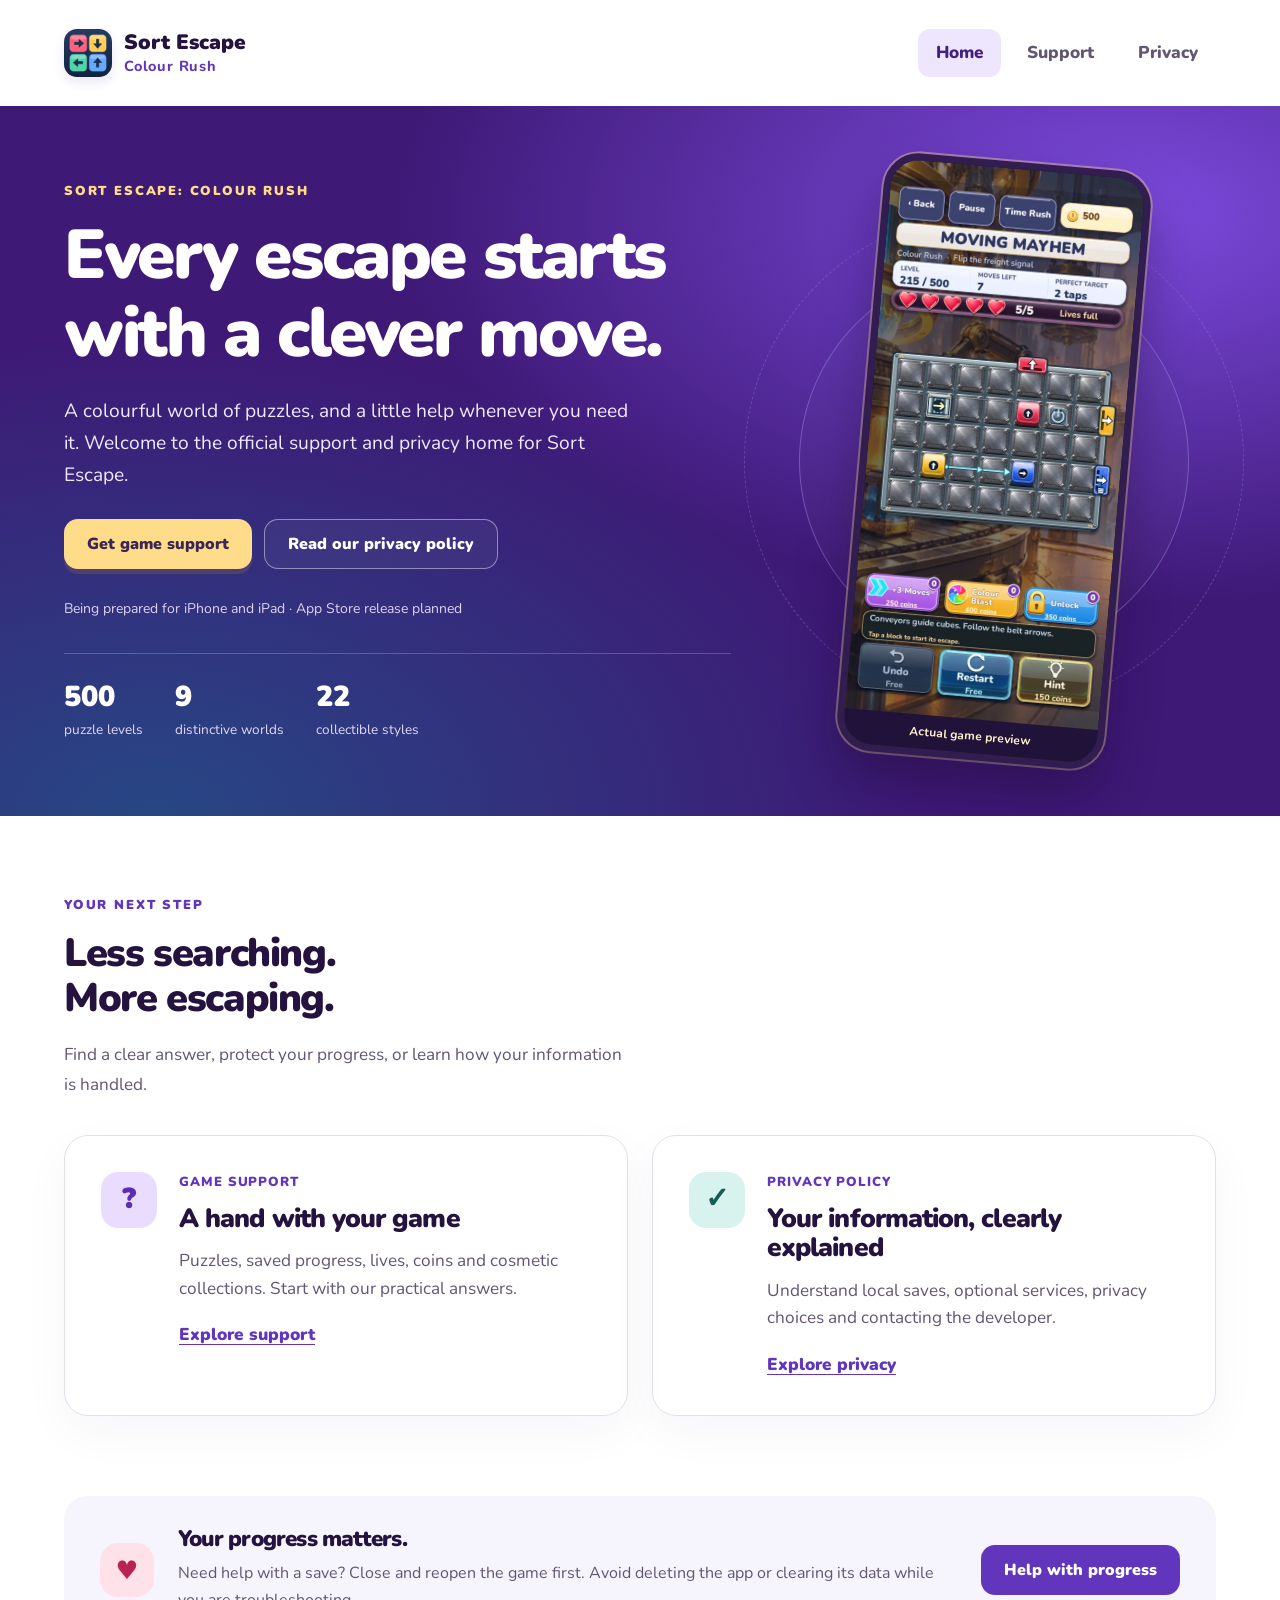
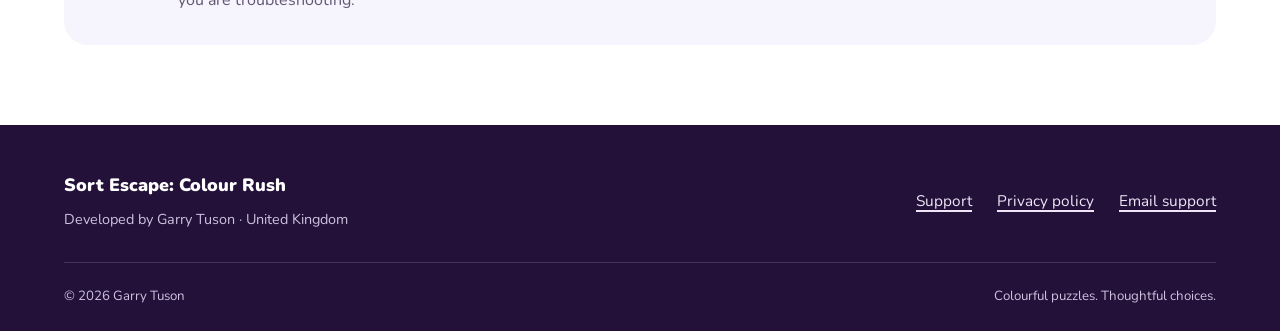
<file: index.html>
<!doctype html>
<html lang="en-GB"><head><meta charset="utf-8"><meta name="viewport" content="width=device-width,initial-scale=1"><meta name="description" content="Official support and privacy information for Sort Escape: Colour Rush, the colourful iOS puzzle game by Garry Tuson."><meta name="theme-color" content="#5a2eae"><meta name="referrer" content="strict-origin-when-cross-origin"><meta http-equiv="Content-Security-Policy" content="default-src 'self'; img-src 'self'; font-src 'self'; style-src 'self'; script-src 'none'; connect-src 'none'; object-src 'none'; base-uri 'self'; form-action 'none'"><title>Home | Sort Escape: Colour Rush</title><link rel="canonical" href="https://tuson888-cell.github.io/sort-escape-support/"><link rel="icon" href="assets/game-icon.png"><link rel="stylesheet" href="assets/site.css"></head><body><a class="skip-link" href="#main">Skip to content</a><header class="site-header"><div class="wrap nav-row"><a class="brand" href="./" aria-label="Sort Escape: Colour Rush home"><img src="assets/game-icon.png" width="48" height="48" alt=""><span>Sort Escape<span class="brand-sub">Colour Rush</span></span></a><nav class="main-nav" aria-label="Main navigation"><a href="./" aria-current="page">Home</a><a href="support.html">Support</a><a href="privacy.html">Privacy</a></nav></div></header><main id="main"><section class="home-hero"><div class="wrap hero-grid"><div class="hero-copy"><p class="eyebrow light">Sort Escape: Colour Rush</p><h1>Every escape starts<br>with a clever move.</h1><p class="hero-lead">A colourful world of puzzles, and a little help whenever you need it. Welcome to the official support and privacy home for Sort Escape.</p><div class="actions"><a class="button button-gold" href="support.html">Get game support</a><a class="button button-ghost" href="privacy.html">Read our privacy policy</a></div><p class="release-note">Being prepared for iPhone and iPad · App Store release planned</p><div class="hero-facts" aria-label="Game features"><span><b>500</b>puzzle levels</span><span><b>9</b>distinctive worlds</span><span><b>22</b>collectible styles</span></div></div><div class="game-art"><div class="orbit orbit-one" aria-hidden="true"></div><div class="orbit orbit-two" aria-hidden="true"></div><figure class="phone-frame"><img src="assets/game-preview.webp" width="560" height="1217" alt="Sort Escape puzzle with colourful cubes, matching exits and five red life hearts"><figcaption>Actual game preview</figcaption></figure></div></div></section>
<section class="wrap section"><div class="section-title"><p class="eyebrow">Your next step</p><h2>Less searching.<br>More escaping.</h2><p>Find a clear answer, protect your progress, or learn how your information is handled.</p></div><div class="route-grid"><a class="route-card" href="support.html"><span class="tile-icon help-icon" aria-hidden="true">?</span><div><p class="card-label">Game support</p><h3>A hand with your game</h3><p>Puzzles, saved progress, lives, coins and cosmetic collections. Start with our practical answers.</p><span class="text-link">Explore support</span></div></a><a class="route-card" href="privacy.html"><span class="tile-icon privacy-icon" aria-hidden="true">✓</span><div><p class="card-label">Privacy policy</p><h3>Your information, clearly explained</h3><p>Understand local saves, optional services, privacy choices and contacting the developer.</p><span class="text-link">Explore privacy</span></div></a></div></section>
<section class="wrap before-you-play"><div class="small-icon" aria-hidden="true">♥</div><div><h2>Your progress matters.</h2><p>Need help with a save? Close and reopen the game first. Avoid deleting the app or clearing its data while you are troubleshooting.</p></div><a class="button button-purple" href="support.html#progress">Help with progress</a></section></main><footer class="site-footer"><div class="wrap footer-row"><div><a class="footer-brand" href="./">Sort Escape: Colour Rush</a><p>Developed by Garry Tuson · United Kingdom</p></div><nav aria-label="Footer"><a href="support.html">Support</a><a href="privacy.html">Privacy policy</a><a href="mailto:sortescape@gmail.com">Email support</a></nav></div><div class="wrap footer-bottom"><span>© 2026 Garry Tuson</span><span>Colourful puzzles. Thoughtful choices.</span></div></footer></body></html>
</file>
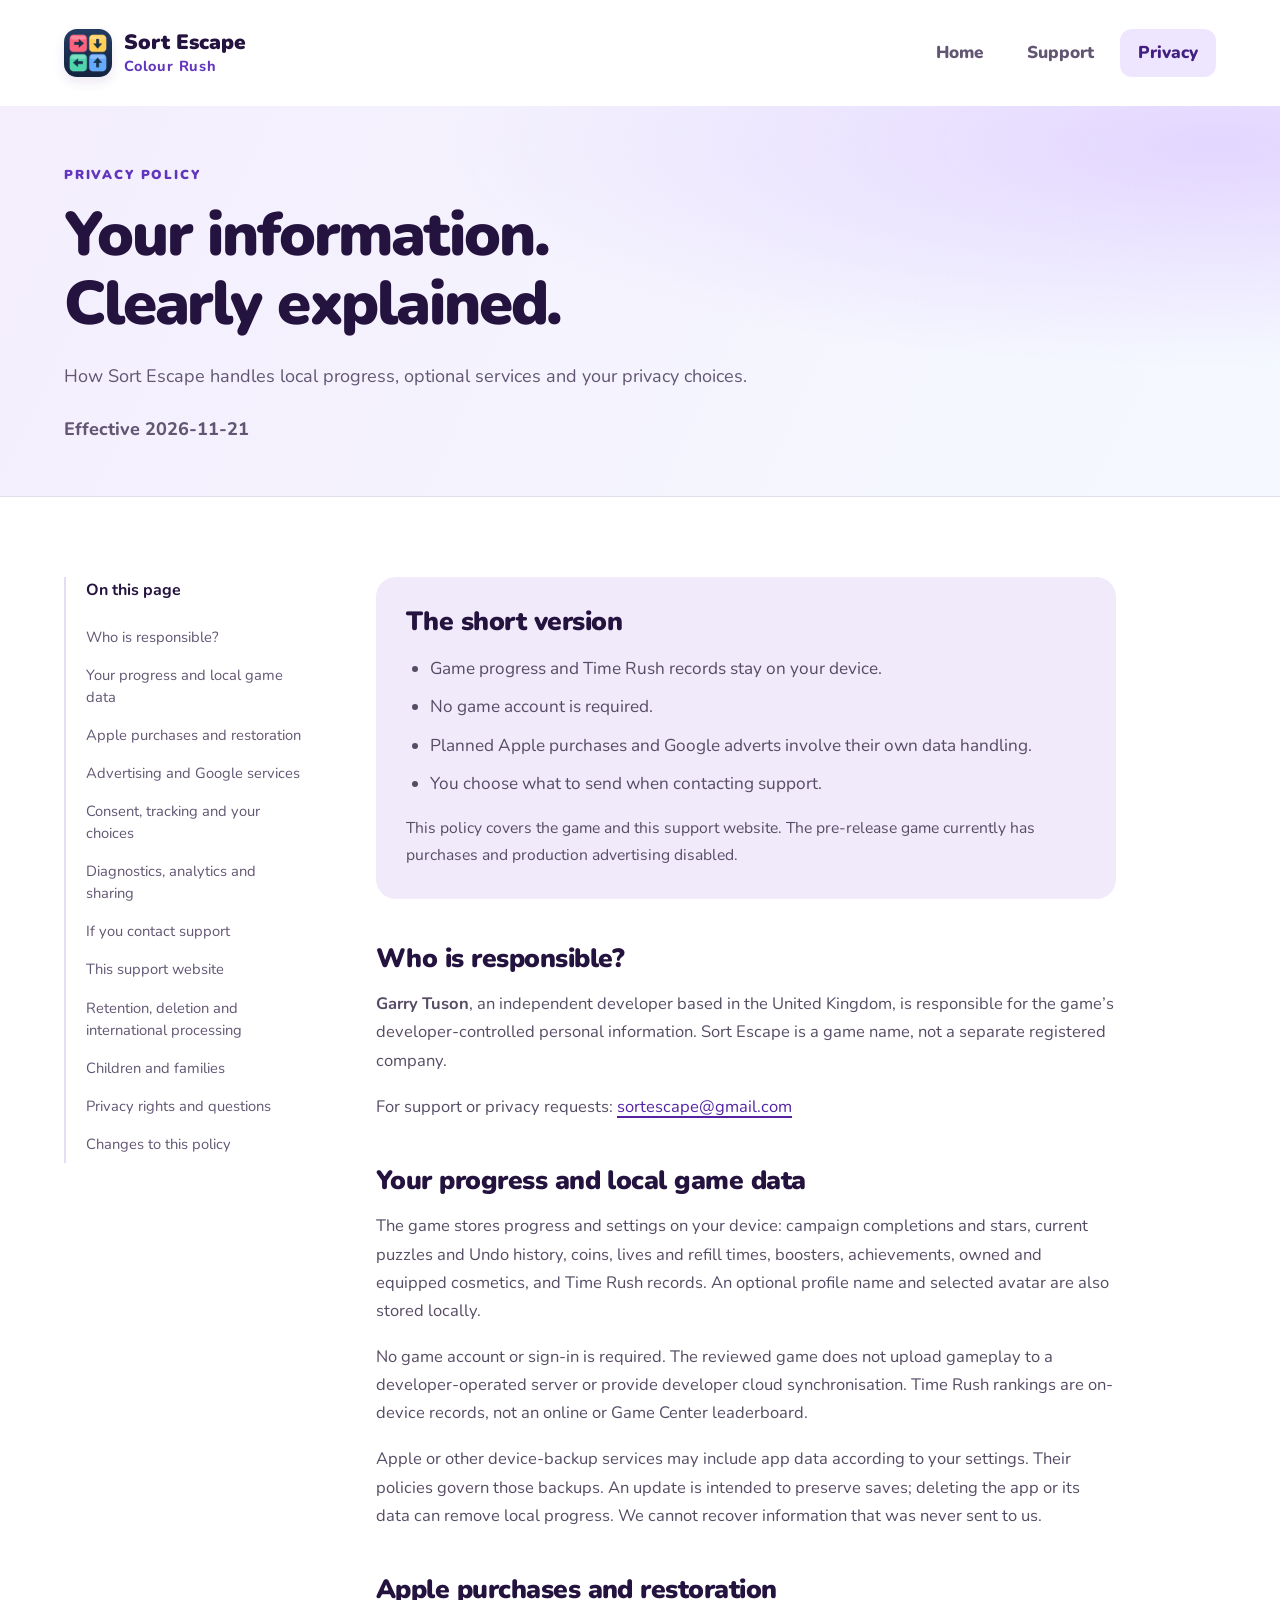
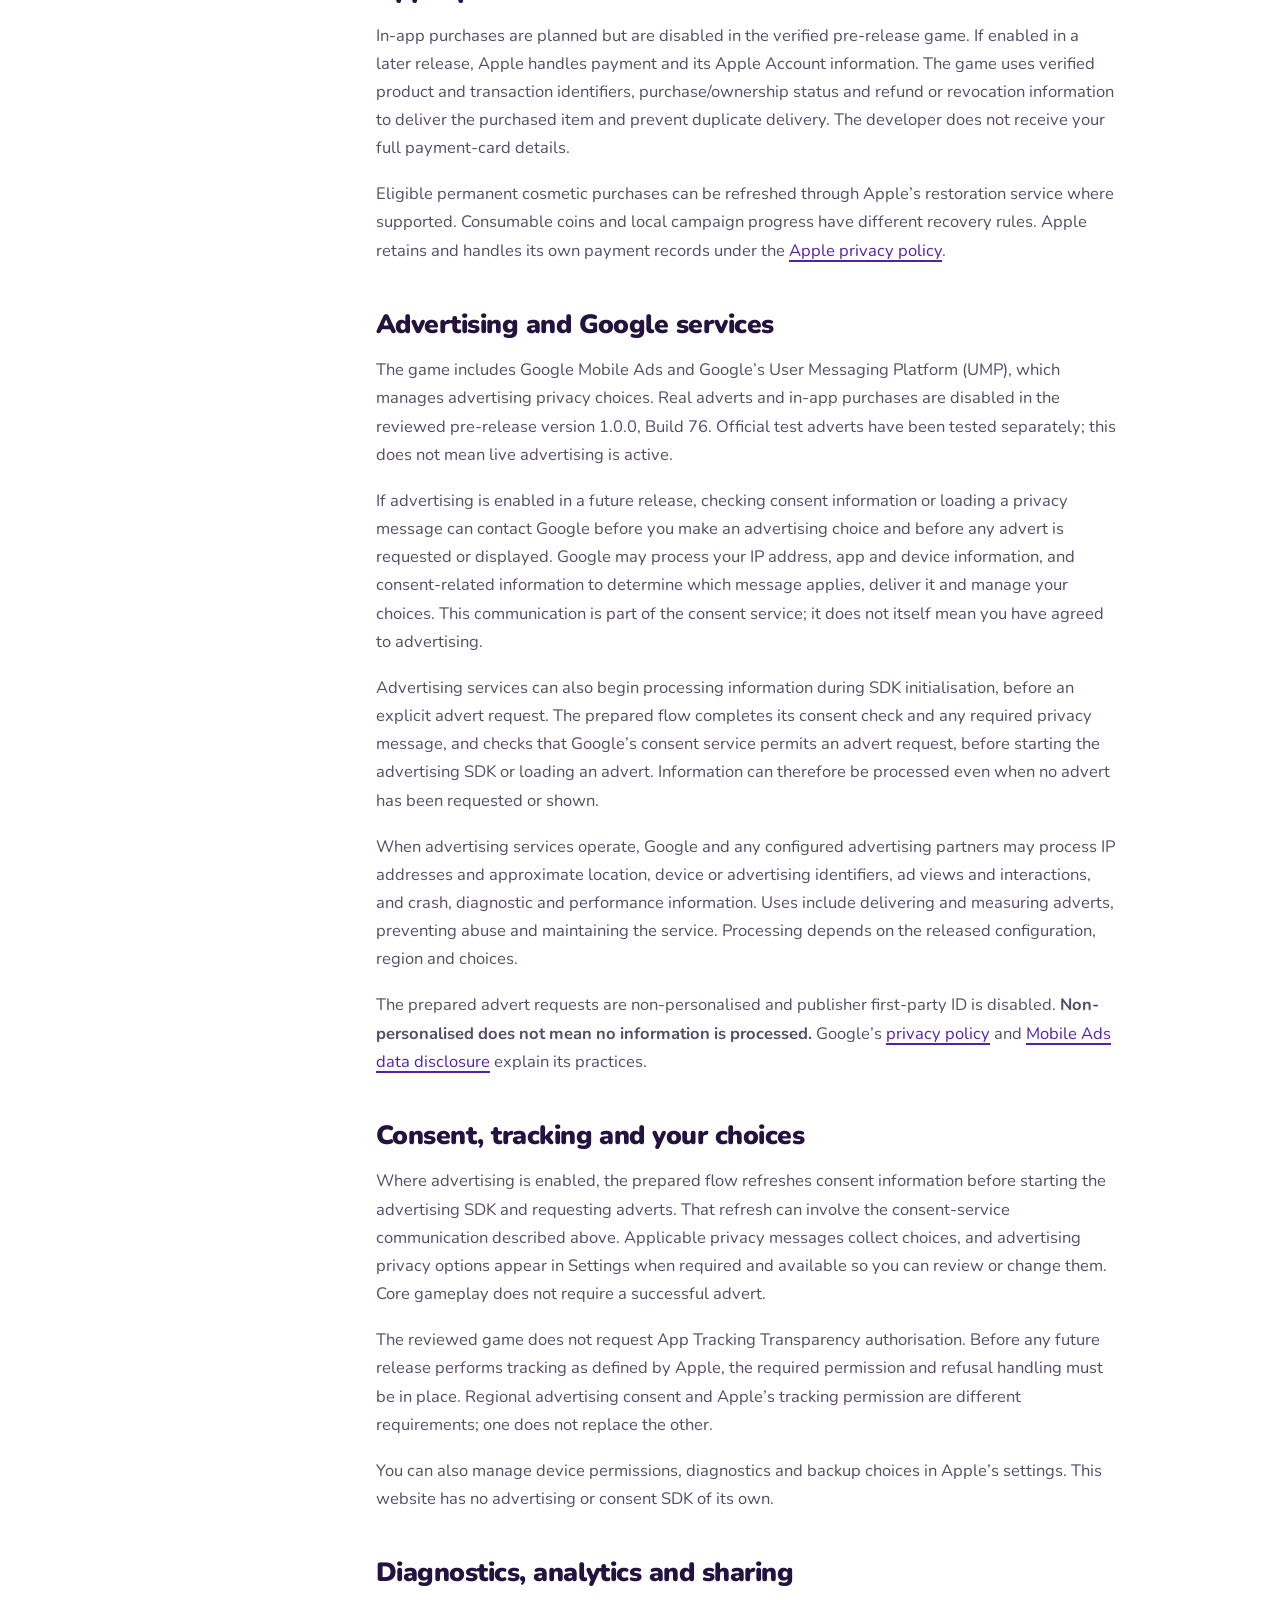
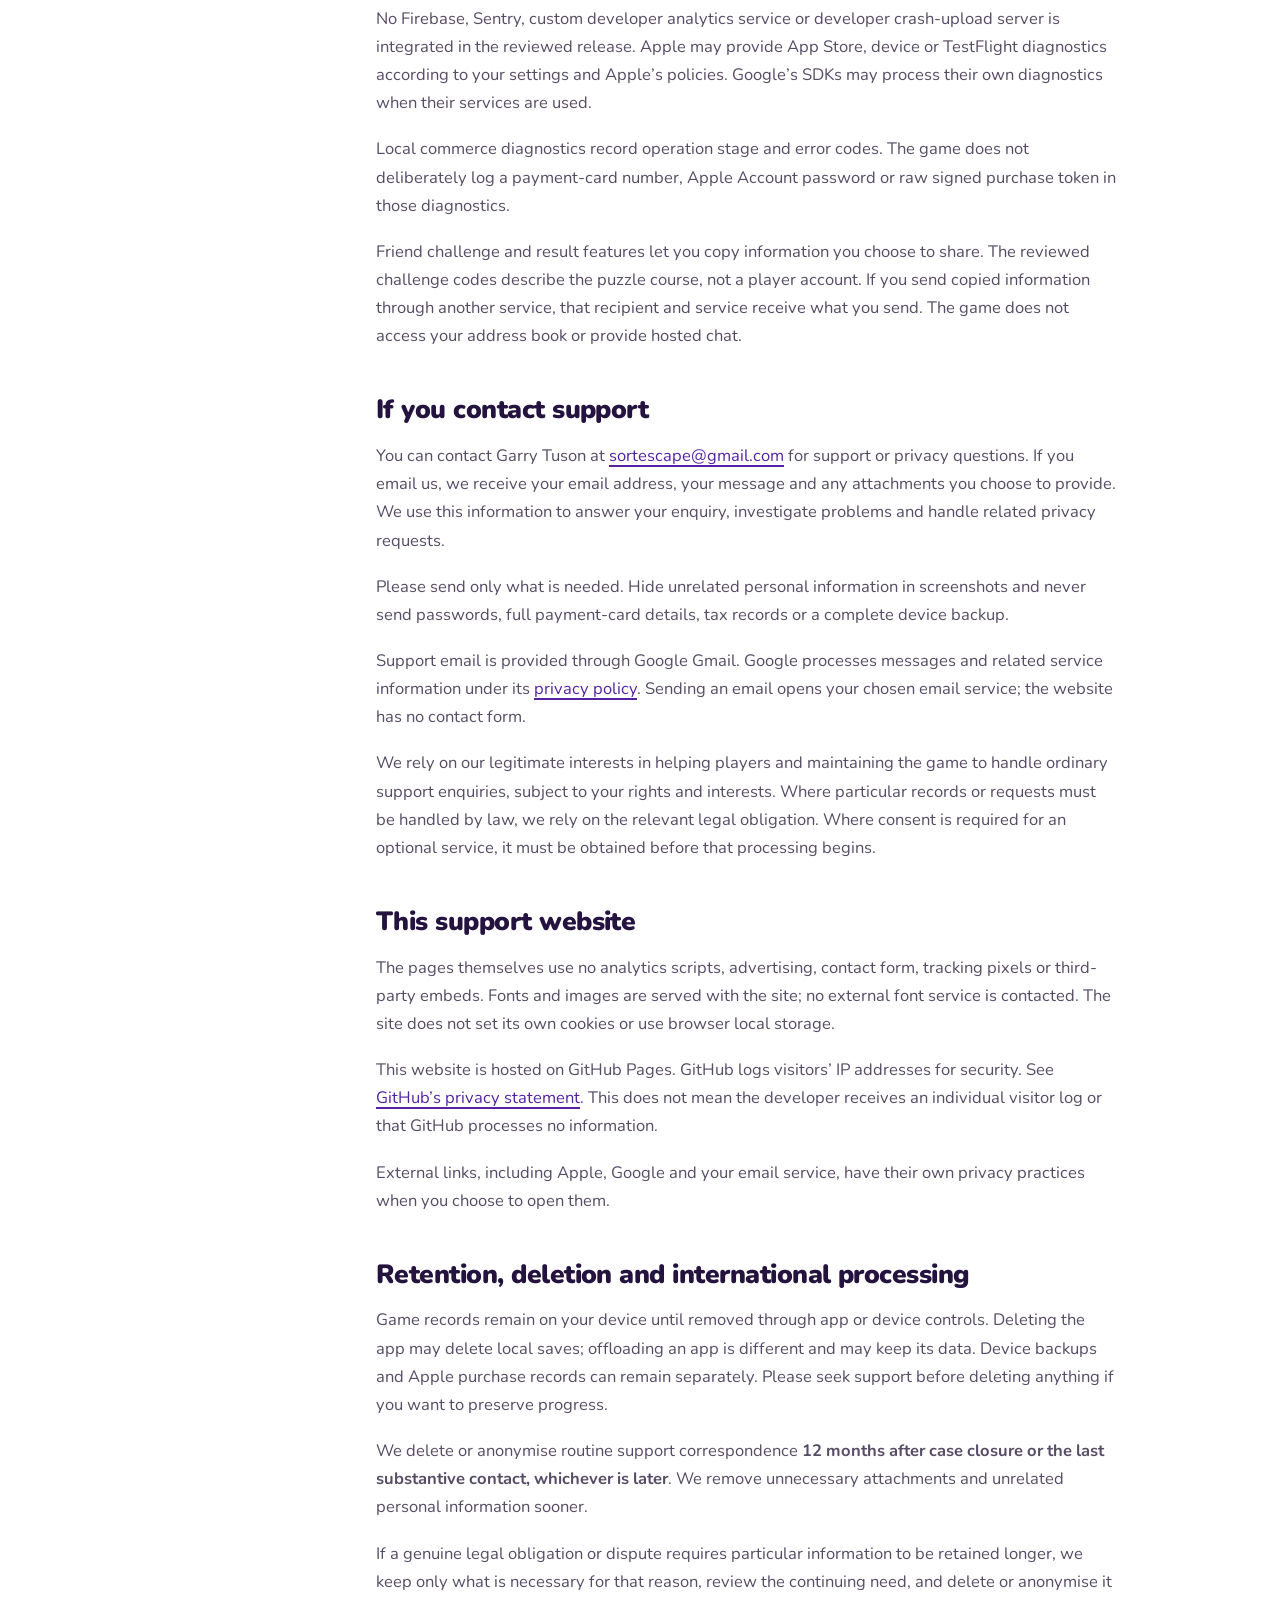
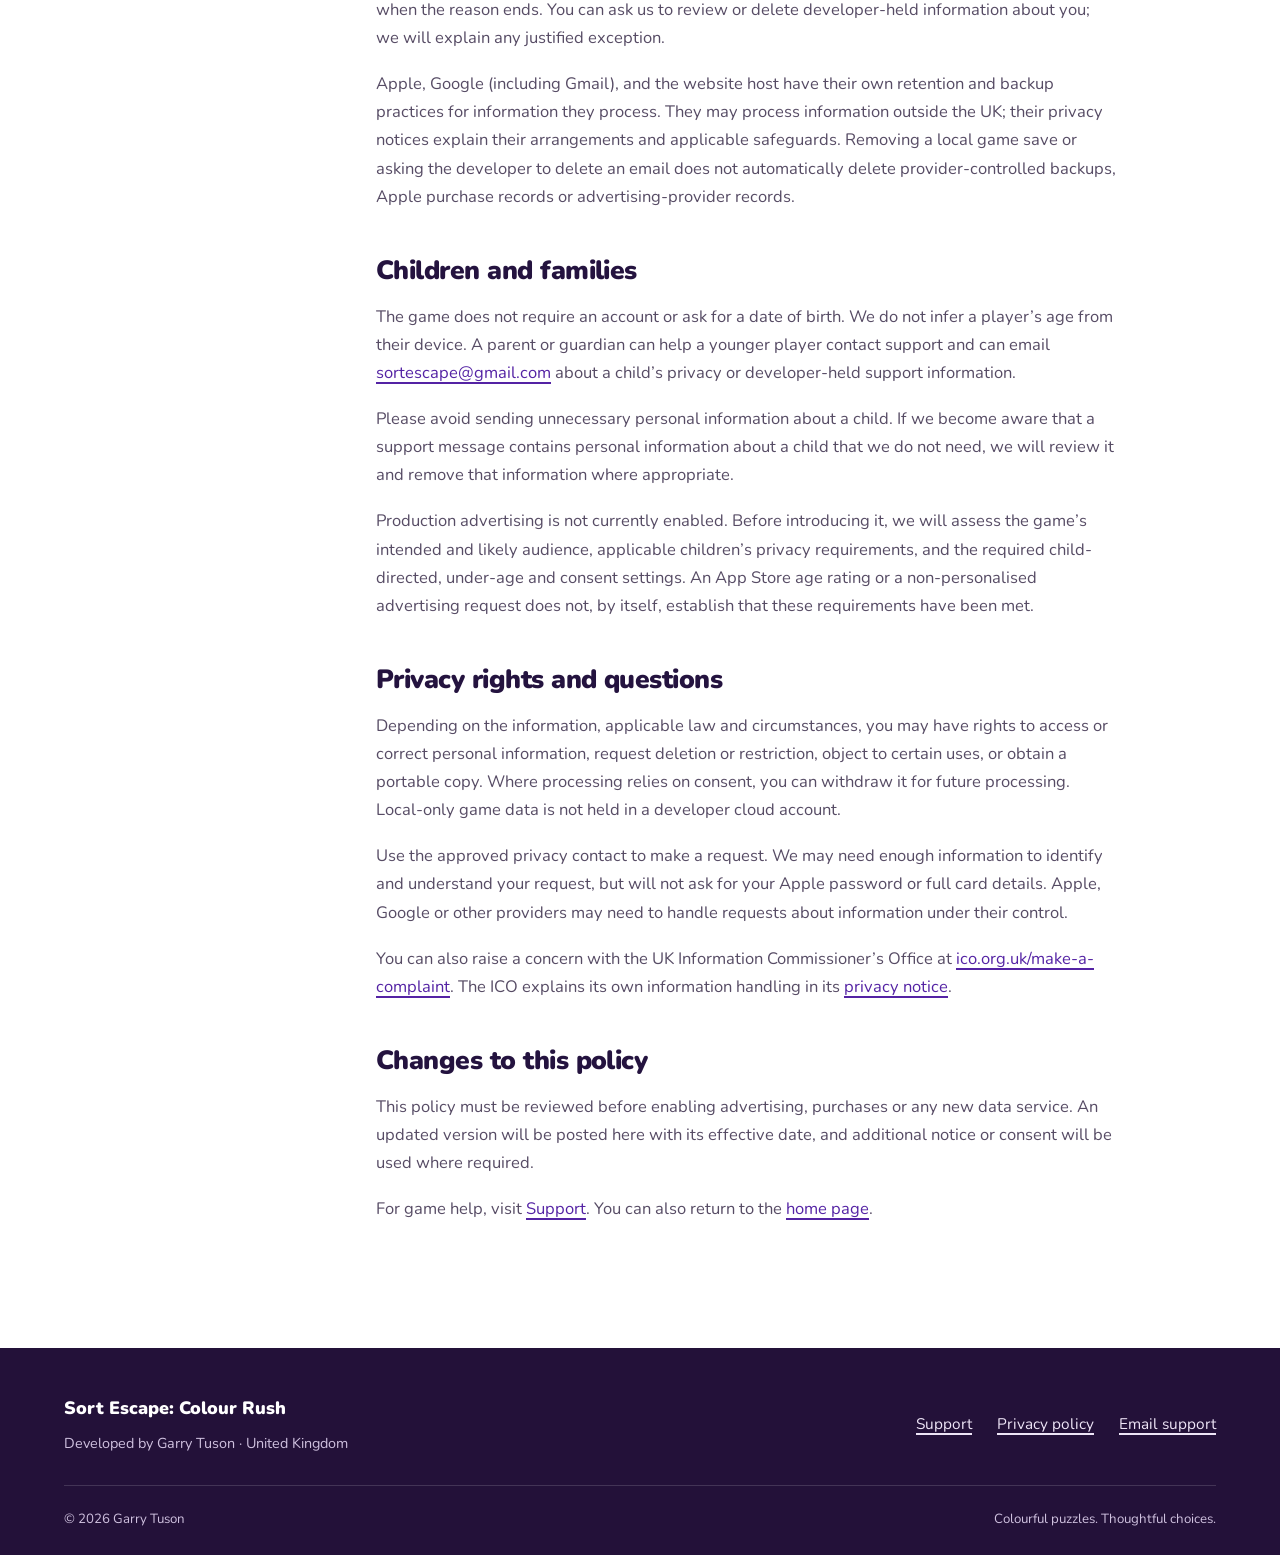
<file: privacy.html>
<!doctype html>
<html lang="en-GB"><head><meta charset="utf-8"><meta name="viewport" content="width=device-width,initial-scale=1"><meta name="description" content="Clear information about local game saves, Apple purchases, planned Google advertising, support enquiries and privacy choices."><meta name="theme-color" content="#5a2eae"><meta name="referrer" content="strict-origin-when-cross-origin"><meta http-equiv="Content-Security-Policy" content="default-src 'self'; img-src 'self'; font-src 'self'; style-src 'self'; script-src 'none'; connect-src 'none'; object-src 'none'; base-uri 'self'; form-action 'none'"><title>Privacy policy | Sort Escape: Colour Rush</title><link rel="canonical" href="https://tuson888-cell.github.io/sort-escape-support/privacy.html"><link rel="icon" href="assets/game-icon.png"><link rel="stylesheet" href="assets/site.css"></head><body><a class="skip-link" href="#main">Skip to content</a><header class="site-header"><div class="wrap nav-row"><a class="brand" href="./" aria-label="Sort Escape: Colour Rush home"><img src="assets/game-icon.png" width="48" height="48" alt=""><span>Sort Escape<span class="brand-sub">Colour Rush</span></span></a><nav class="main-nav" aria-label="Main navigation"><a href="./">Home</a><a href="support.html">Support</a><a href="privacy.html" aria-current="page">Privacy</a></nav></div></header><main id="main"><section class="page-hero policy-hero"><div class="wrap"><p class="eyebrow">Privacy policy</p><h1>Your information.<br>Clearly explained.</h1><p>How Sort Escape handles local progress, optional services and your privacy choices.</p><p class="policy-date">Effective 2026-11-21</p></div></section><div class="wrap policy-layout section"><aside class="policy-nav"><nav aria-label="Privacy contents"><strong>On this page</strong><a href="#who">Who is responsible?</a><a href="#local">Your progress and local game data</a><a href="#purchases">Apple purchases and restoration</a><a href="#ads">Advertising and Google services</a><a href="#choices">Consent, tracking and your choices</a><a href="#diagnostics">Diagnostics, analytics and sharing</a><a href="#contact-data">If you contact support</a><a href="#website">This support website</a><a href="#retention">Retention, deletion and international processing</a><a href="#children">Children and families</a><a href="#rights">Privacy rights and questions</a><a href="#updates">Changes to this policy</a></nav></aside><article class="policy-content"><div class="privacy-summary"><h2>The short version</h2><ul><li>Game progress and Time Rush records stay on your device.</li><li>No game account is required.</li><li>Planned Apple purchases and Google adverts involve their own data handling.</li><li>You choose what to send when contacting support.</li></ul><p>This policy covers the game and this support website. The pre-release game currently has purchases and production advertising disabled.</p></div><section id="who"><h2>Who is responsible?</h2><p><strong>Garry Tuson</strong>, an independent developer based in the United Kingdom, is responsible for the game’s developer-controlled personal information. Sort Escape is a game name, not a separate registered company.</p><p>For support or privacy requests: <a href="mailto:sortescape@gmail.com">sortescape@gmail.com</a></p></section><section id="local"><h2>Your progress and local game data</h2><p>The game stores progress and settings on your device: campaign completions and stars, current puzzles and Undo history, coins, lives and refill times, boosters, achievements, owned and equipped cosmetics, and Time Rush records. An optional profile name and selected avatar are also stored locally.</p><p>No game account or sign-in is required. The reviewed game does not upload gameplay to a developer-operated server or provide developer cloud synchronisation. Time Rush rankings are on-device records, not an online or Game Center leaderboard.</p><p>Apple or other device-backup services may include app data according to your settings. Their policies govern those backups. An update is intended to preserve saves; deleting the app or its data can remove local progress. We cannot recover information that was never sent to us.</p></section><section id="purchases"><h2>Apple purchases and restoration</h2><p>In-app purchases are planned but are disabled in the verified pre-release game. If enabled in a later release, Apple handles payment and its Apple Account information. The game uses verified product and transaction identifiers, purchase/ownership status and refund or revocation information to deliver the purchased item and prevent duplicate delivery. The developer does not receive your full payment-card details.</p><p>Eligible permanent cosmetic purchases can be refreshed through Apple’s restoration service where supported. Consumable coins and local campaign progress have different recovery rules. Apple retains and handles its own payment records under the <a href="https://www.apple.com/legal/privacy/en-ww/" rel="external noreferrer">Apple privacy policy</a>.</p></section><section id="ads"><h2>Advertising and Google services</h2><p>The game includes Google Mobile Ads and Google’s User Messaging Platform (UMP), which manages advertising privacy choices. Real adverts and in-app purchases are disabled in the reviewed pre-release version 1.0.0, Build 76. Official test adverts have been tested separately; this does not mean live advertising is active.</p><p>If advertising is enabled in a future release, checking consent information or loading a privacy message can contact Google before you make an advertising choice and before any advert is requested or displayed. Google may process your IP address, app and device information, and consent-related information to determine which message applies, deliver it and manage your choices. This communication is part of the consent service; it does not itself mean you have agreed to advertising.</p><p>Advertising services can also begin processing information during SDK initialisation, before an explicit advert request. The prepared flow completes its consent check and any required privacy message, and checks that Google’s consent service permits an advert request, before starting the advertising SDK or loading an advert. Information can therefore be processed even when no advert has been requested or shown.</p><p>When advertising services operate, Google and any configured advertising partners may process IP addresses and approximate location, device or advertising identifiers, ad views and interactions, and crash, diagnostic and performance information. Uses include delivering and measuring adverts, preventing abuse and maintaining the service. Processing depends on the released configuration, region and choices.</p><p>The prepared advert requests are non-personalised and publisher first-party ID is disabled. <strong>Non-personalised does not mean no information is processed.</strong> Google’s <a href="https://policies.google.com/privacy" rel="external noreferrer">privacy policy</a> and <a href="https://developers.google.com/admob/ios/privacy/data-disclosure" rel="external noreferrer">Mobile Ads data disclosure</a> explain its practices.</p></section><section id="choices"><h2>Consent, tracking and your choices</h2><p>Where advertising is enabled, the prepared flow refreshes consent information before starting the advertising SDK and requesting adverts. That refresh can involve the consent-service communication described above. Applicable privacy messages collect choices, and advertising privacy options appear in Settings when required and available so you can review or change them. Core gameplay does not require a successful advert.</p><p>The reviewed game does not request App Tracking Transparency authorisation. Before any future release performs tracking as defined by Apple, the required permission and refusal handling must be in place. Regional advertising consent and Apple’s tracking permission are different requirements; one does not replace the other.</p><p>You can also manage device permissions, diagnostics and backup choices in Apple’s settings. This website has no advertising or consent SDK of its own.</p></section><section id="diagnostics"><h2>Diagnostics, analytics and sharing</h2><p>No Firebase, Sentry, custom developer analytics service or developer crash-upload server is integrated in the reviewed release. Apple may provide App Store, device or TestFlight diagnostics according to your settings and Apple’s policies. Google’s SDKs may process their own diagnostics when their services are used.</p><p>Local commerce diagnostics record operation stage and error codes. The game does not deliberately log a payment-card number, Apple Account password or raw signed purchase token in those diagnostics.</p><p>Friend challenge and result features let you copy information you choose to share. The reviewed challenge codes describe the puzzle course, not a player account. If you send copied information through another service, that recipient and service receive what you send. The game does not access your address book or provide hosted chat.</p></section><section id="contact-data"><h2>If you contact support</h2><p>You can contact Garry Tuson at <a href="mailto:sortescape@gmail.com">sortescape@gmail.com</a> for support or privacy questions. If you email us, we receive your email address, your message and any attachments you choose to provide. We use this information to answer your enquiry, investigate problems and handle related privacy requests.</p><p>Please send only what is needed. Hide unrelated personal information in screenshots and never send passwords, full payment-card details, tax records or a complete device backup.</p><p>Support email is provided through Google Gmail. Google processes messages and related service information under its <a href="https://policies.google.com/privacy" rel="external noreferrer">privacy policy</a>. Sending an email opens your chosen email service; the website has no contact form.</p><p>We rely on our legitimate interests in helping players and maintaining the game to handle ordinary support enquiries, subject to your rights and interests. Where particular records or requests must be handled by law, we rely on the relevant legal obligation. Where consent is required for an optional service, it must be obtained before that processing begins.</p></section><section id="website"><h2>This support website</h2><p>The pages themselves use no analytics scripts, advertising, contact form, tracking pixels or third-party embeds. Fonts and images are served with the site; no external font service is contacted. The site does not set its own cookies or use browser local storage.</p><p>This website is hosted on GitHub Pages. GitHub logs visitors’ IP addresses for security. See <a href="https://docs.github.com/en/site-policy/privacy-policies/github-general-privacy-statement" rel="external noreferrer">GitHub’s privacy statement</a>. This does not mean the developer receives an individual visitor log or that GitHub processes no information.</p><p>External links, including Apple, Google and your email service, have their own privacy practices when you choose to open them.</p></section><section id="retention"><h2>Retention, deletion and international processing</h2><p>Game records remain on your device until removed through app or device controls. Deleting the app may delete local saves; offloading an app is different and may keep its data. Device backups and Apple purchase records can remain separately. Please seek support before deleting anything if you want to preserve progress.</p><p>We delete or anonymise routine support correspondence <strong>12 months after case closure or the last substantive contact, whichever is later</strong>. We remove unnecessary attachments and unrelated personal information sooner.</p><p>If a genuine legal obligation or dispute requires particular information to be retained longer, we keep only what is necessary for that reason, review the continuing need, and delete or anonymise it when the reason ends. You can ask us to review or delete developer-held information about you; we will explain any justified exception.</p><p>Apple, Google (including Gmail), and the website host have their own retention and backup practices for information they process. They may process information outside the UK; their privacy notices explain their arrangements and applicable safeguards. Removing a local game save or asking the developer to delete an email does not automatically delete provider-controlled backups, Apple purchase records or advertising-provider records.</p></section><section id="children"><h2>Children and families</h2><p>The game does not require an account or ask for a date of birth. We do not infer a player’s age from their device. A parent or guardian can help a younger player contact support and can email <a href="mailto:sortescape@gmail.com">sortescape@gmail.com</a> about a child’s privacy or developer-held support information.</p><p>Please avoid sending unnecessary personal information about a child. If we become aware that a support message contains personal information about a child that we do not need, we will review it and remove that information where appropriate.</p><p>Production advertising is not currently enabled. Before introducing it, we will assess the game’s intended and likely audience, applicable children’s privacy requirements, and the required child-directed, under-age and consent settings. An App Store age rating or a non-personalised advertising request does not, by itself, establish that these requirements have been met.</p></section><section id="rights"><h2>Privacy rights and questions</h2><p>Depending on the information, applicable law and circumstances, you may have rights to access or correct personal information, request deletion or restriction, object to certain uses, or obtain a portable copy. Where processing relies on consent, you can withdraw it for future processing. Local-only game data is not held in a developer cloud account.</p><p>Use the approved privacy contact to make a request. We may need enough information to identify and understand your request, but will not ask for your Apple password or full card details. Apple, Google or other providers may need to handle requests about information under their control.</p><p>You can also raise a concern with the UK Information Commissioner’s Office at <a href="https://ico.org.uk/make-a-complaint/" rel="external noreferrer">ico.org.uk/make-a-complaint</a>. The ICO explains its own information handling in its <a href="https://ico.org.uk/global/privacy-notice/" rel="external noreferrer">privacy notice</a>.</p></section><section id="updates"><h2>Changes to this policy</h2><p>This policy must be reviewed before enabling advertising, purchases or any new data service. An updated version will be posted here with its effective date, and additional notice or consent will be used where required.</p><p>For game help, visit <a href="support.html">Support</a>. You can also return to the <a href="./">home page</a>.</p></section></article></div></main><footer class="site-footer"><div class="wrap footer-row"><div><a class="footer-brand" href="./">Sort Escape: Colour Rush</a><p>Developed by Garry Tuson · United Kingdom</p></div><nav aria-label="Footer"><a href="support.html">Support</a><a href="privacy.html">Privacy policy</a><a href="mailto:sortescape@gmail.com">Email support</a></nav></div><div class="wrap footer-bottom"><span>© 2026 Garry Tuson</span><span>Colourful puzzles. Thoughtful choices.</span></div></footer></body></html>
</file>
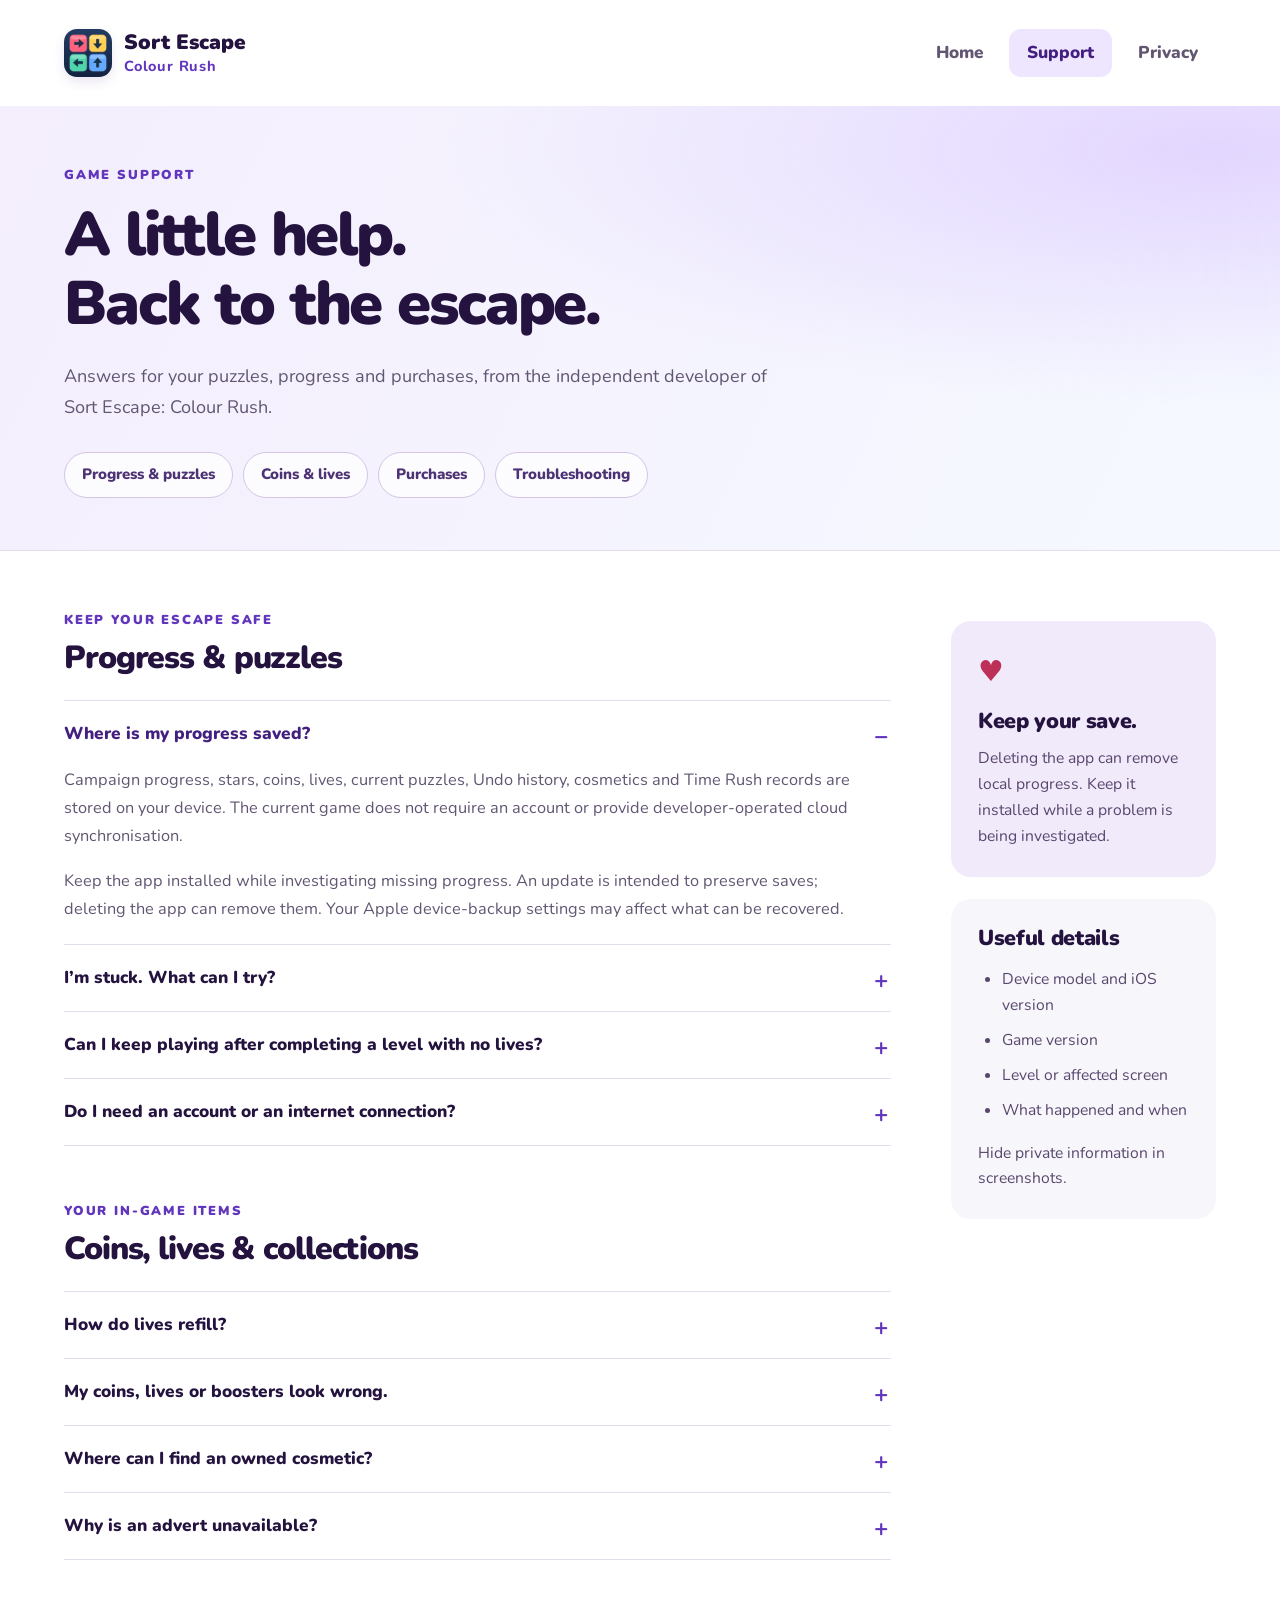
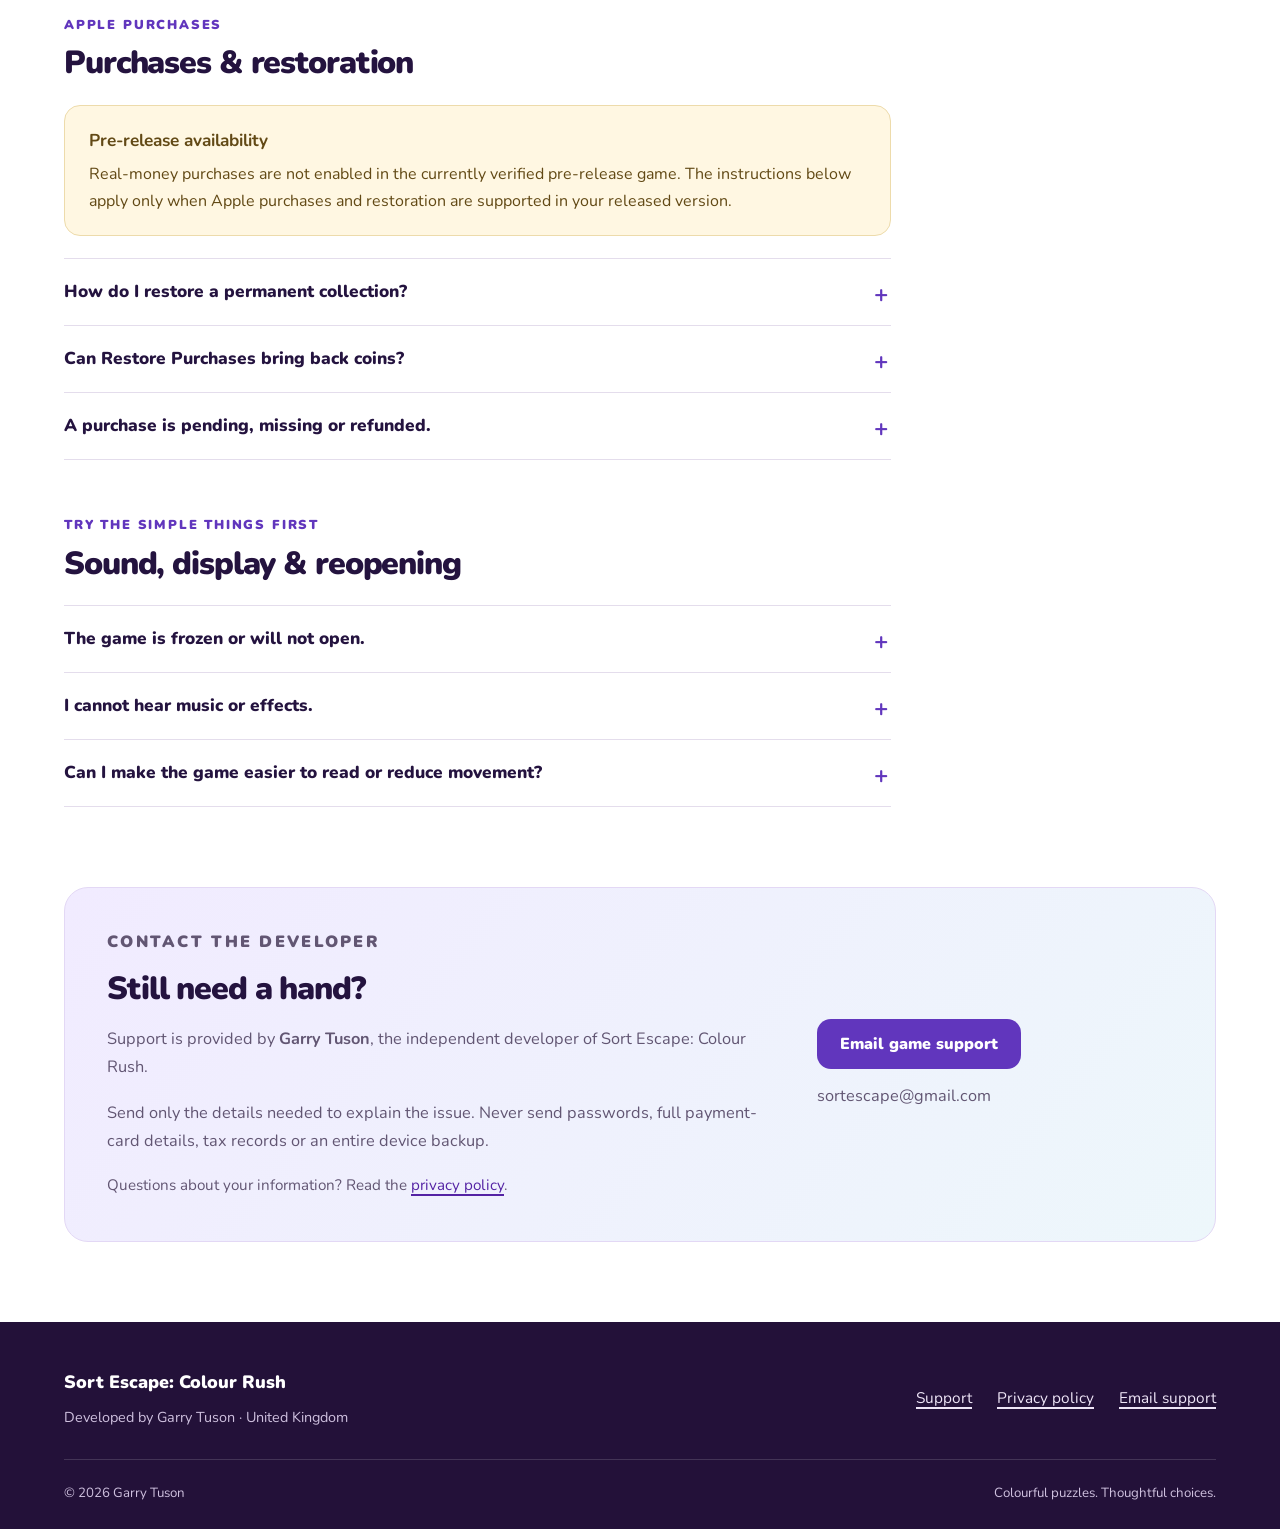
<file: support.html>
<!doctype html>
<html lang="en-GB"><head><meta charset="utf-8"><meta name="viewport" content="width=device-width,initial-scale=1"><meta name="description" content="Help with Sort Escape puzzles, local progress, coins, lives, collections and supported Apple purchase restoration."><meta name="theme-color" content="#5a2eae"><meta name="referrer" content="strict-origin-when-cross-origin"><meta http-equiv="Content-Security-Policy" content="default-src 'self'; img-src 'self'; font-src 'self'; style-src 'self'; script-src 'none'; connect-src 'none'; object-src 'none'; base-uri 'self'; form-action 'none'"><title>Game support | Sort Escape: Colour Rush</title><link rel="canonical" href="https://tuson888-cell.github.io/sort-escape-support/support.html"><link rel="icon" href="assets/game-icon.png"><link rel="stylesheet" href="assets/site.css"></head><body><a class="skip-link" href="#main">Skip to content</a><header class="site-header"><div class="wrap nav-row"><a class="brand" href="./" aria-label="Sort Escape: Colour Rush home"><img src="assets/game-icon.png" width="48" height="48" alt=""><span>Sort Escape<span class="brand-sub">Colour Rush</span></span></a><nav class="main-nav" aria-label="Main navigation"><a href="./">Home</a><a href="support.html" aria-current="page">Support</a><a href="privacy.html">Privacy</a></nav></div></header><main id="main"><section class="page-hero"><div class="wrap"><p class="eyebrow">Game support</p><h1>A little help.<br>Back to the escape.</h1><p>Answers for your puzzles, progress and purchases, from the independent developer of Sort Escape: Colour Rush.</p><div class="jump-links" aria-label="Support topics"><a href="#progress">Progress & puzzles</a><a href="#lives">Coins & lives</a><a href="#purchases">Purchases</a><a href="#troubleshooting">Troubleshooting</a></div></div></section>
<div class="wrap section support-layout"><div class="support-main"><section id="progress" class="faq-group"><p class="eyebrow">Keep your escape safe</p><h2>Progress & puzzles</h2><details class="faq" open><summary>Where is my progress saved?</summary><div class="faq-answer"><p>Campaign progress, stars, coins, lives, current puzzles, Undo history, cosmetics and Time Rush records are stored on your device. The current game does not require an account or provide developer-operated cloud synchronisation.</p><p>Keep the app installed while investigating missing progress. An update is intended to preserve saves; deleting the app can remove them. Your Apple device-backup settings may affect what can be recovered.</p></div></details><details class="faq"><summary>I’m stuck. What can I try?</summary><div class="faq-answer"><p>Look at each piece’s direction and match it to its exit. When valid history is available, Undo is free. Restart and Hint controls explain their availability or coin cost before you use them. A No Escape warning means the current board needs recovery; it does not mean you should reinstall the game.</p></div></details><details class="faq"><summary>Can I keep playing after completing a level with no lives?</summary><div class="faq-answer"><p>Yes. A successful campaign completion saves its reward and allows forward progression to the next level, even at zero lives. A genuine failed attempt or another retry may still be subject to lives restrictions.</p></div></details><details class="faq"><summary>Do I need an account or an internet connection?</summary><div class="faq-answer"><p>No game account is required. Core puzzles and local Time Rush records work offline. Optional purchases, purchase restoration and advertisements require a connection when those services are available.</p></div></details></section><section id="lives" class="faq-group"><p class="eyebrow">Your in-game items</p><h2>Coins, lives & collections</h2><details class="faq"><summary>How do lives refill?</summary><div class="faq-answer"><p>The maximum is five lives. A missing life refills every 36 minutes, and the game shows the next refill countdown. Keep your device’s date and time set correctly. If the count looks wrong, close and reopen the app and check again.</p></div></details><details class="faq"><summary>My coins, lives or boosters look wrong.</summary><div class="faq-answer"><p>Stop spending items until you have checked the saved balance. Close and reopen the app once, then note the level, approximate time and what happened. If the problem continues, contact support with those details and a screenshot that hides personal information.</p><p>Please do not delete the app, repeatedly buy the same item, or change the device clock to troubleshoot a balance.</p></div></details><details class="faq"><summary>Where can I find an owned cosmetic?</summary><div class="faq-answer"><p>Open Shop → Collections, or Profile → Earned Styles. These use the same inventory. Some styles are earned through gameplay; planned premium purchases are separate from earned rewards. If a purchased permanent collection is missing, use the restoration guidance below where supported.</p></div></details><details class="faq"><summary>Why is an advert unavailable?</summary><div class="faq-answer"><p>Rewarded adverts are planned, but production advertising is not enabled in the verified pre-release game. In a future supported release, availability can depend on connection, region, privacy choices and provider inventory. Loading, closing or failing an advert does not itself earn a life.</p></div></details></section><section id="purchases" class="faq-group"><p class="eyebrow">Apple purchases</p><h2>Purchases & restoration</h2><div class="notice"><strong>Pre-release availability</strong><p>Real-money purchases are not enabled in the currently verified pre-release game. The instructions below apply only when Apple purchases and restoration are supported in your released version.</p></div><details class="faq"><summary>How do I restore a permanent collection?</summary><div class="faq-answer"><ol><li>Check that you are using the same Apple Account used for the original purchase.</li><li>Connect to the internet and open Sort Escape.</li><li>Open <strong>Shop → Collections → Restore Purchases</strong>, where available.</li><li>Allow Apple to refresh ownership, then check your collection inventory.</li></ol><p>Restoration is for eligible permanent, non-consumable purchases. It does not restore campaign progress or recreate spent coins. If unavailable, keep your existing app and contact support.</p></div></details><details class="faq"><summary>Can Restore Purchases bring back coins?</summary><div class="faq-answer"><p>Coin packs are consumable purchases. Apple’s restoration feature does not refill spent consumables, restore a previous wallet balance or replace local game saves. If Apple charged you but a pack was not delivered, keep the app installed and contact support. Do not buy it again as a troubleshooting step.</p></div></details><details class="faq"><summary>A purchase is pending, missing or refunded.</summary><div class="faq-answer"><p>A pending Apple purchase may be waiting for approval. Do not repeatedly retry it. If charged but not delivered, note the item and approximate purchase time. Support can help investigate, but cannot promise a refund or ask you for your Apple Account password.</p><p>For Apple’s own guidance, see <a href="https://support.apple.com/en-gb/108096" rel="external noreferrer">help with missing in-app purchases</a> or <a href="https://reportaproblem.apple.com/" rel="external noreferrer">Apple’s purchase help</a>.</p></div></details></section><section id="troubleshooting" class="faq-group"><p class="eyebrow">Try the simple things first</p><h2>Sound, display & reopening</h2><details class="faq"><summary>The game is frozen or will not open.</summary><div class="faq-answer"><ol><li>Close the app normally and reopen it.</li><li>If needed, restart your iPhone or iPad.</li><li>Check available device storage and install an official App Store update if one is available.</li><li>If the issue continues, record the app version, iOS version and the steps that led to it.</li></ol><p><strong>Avoid deleting or reinstalling the app while investigating.</strong> Local progress may be lost, and the developer cannot retrieve a save that was never uploaded.</p></div></details><details class="faq"><summary>I cannot hear music or effects.</summary><div class="faq-answer"><p>Check the device volume and audio output, then open the game’s Settings. Music and Effects have separate switches and volume controls. Also check Musical Moves and whether audio is going to Bluetooth headphones. Close and reopen the app after an interrupted audio session if needed.</p></div></details><details class="faq"><summary>Can I make the game easier to read or reduce movement?</summary><div class="faq-answer"><p>In Settings, look for Reduced Motion, colour-matching symbols and Large Direction Arrows. Music, effects and haptic settings can be adjusted separately. If something remains difficult to use, include your device model and the affected screen when contacting support.</p></div></details></section></div><aside class="support-aside"><div class="help-note"><span class="note-symbol" aria-hidden="true">♥</span><h2>Keep your save.</h2><p>Deleting the app can remove local progress. Keep it installed while a problem is being investigated.</p></div><div class="help-note subdued"><h2>Useful details</h2><ul><li>Device model and iOS version</li><li>Game version</li><li>Level or affected screen</li><li>What happened and when</li></ul><p>Hide private information in screenshots.</p></div></aside></div>
<section class="wrap contact-card" id="contact"><div><p class="eyebrow">Contact the developer</p><h2>Still need a hand?</h2><p>Support is provided by <strong>Garry Tuson</strong>, the independent developer of Sort Escape: Colour Rush.</p><p>Send only the details needed to explain the issue. Never send passwords, full payment-card details, tax records or an entire device backup.</p><p class="small-text">Questions about your information? Read the <a href="privacy.html">privacy policy</a>.</p></div><div class="contact-action"><a class="button button-purple" href="mailto:sortescape@gmail.com">Email game support</a><p class="contact-address">sortescape@gmail.com</p></div></section></main><footer class="site-footer"><div class="wrap footer-row"><div><a class="footer-brand" href="./">Sort Escape: Colour Rush</a><p>Developed by Garry Tuson · United Kingdom</p></div><nav aria-label="Footer"><a href="support.html">Support</a><a href="privacy.html">Privacy policy</a><a href="mailto:sortescape@gmail.com">Email support</a></nav></div><div class="wrap footer-bottom"><span>© 2026 Garry Tuson</span><span>Colourful puzzles. Thoughtful choices.</span></div></footer></body></html>
</file>
<file: assets/site.css>
@font-face{font-family:Nunito;src:url('Nunito.ttf') format('truetype');font-weight:200 1000;font-display:swap}
:root{--ink:#24133f;--muted:#625673;--purple:#6136bd;--purple-dark:#432080;--gold:#ffdc8a;--surface:#f6f4fc;--line:#e4ddec;--radius:24px;--shadow:0 16px 48px #39205b0b}
*{box-sizing:border-box}html{scroll-behavior:smooth;scroll-padding-top:28px}body{margin:0;color:var(--ink);background:#fff;font:1.075rem/1.7 Nunito,system-ui,sans-serif}h1,h2,h3,p,figure{margin-top:0}h1,h2,h3{font-weight:900;letter-spacing:-.035em;line-height:1.12}h1{font-size:clamp(2.7rem,5.4vw,4.7rem);margin-bottom:24px}h2{font-size:clamp(1.9rem,3.1vw,2.7rem);margin-bottom:20px}h3{font-size:1.65rem;margin-bottom:14px}p{margin-bottom:18px}a{color:#5423a4;text-underline-offset:4px;text-decoration-thickness:1.5px}a:hover{color:#38166f}a:focus-visible,summary:focus-visible{outline:3px solid #215ecc;outline-offset:5px;border-radius:5px}.wrap{width:min(1152px,calc(100% - 64px));margin-inline:auto}.skip-link{position:fixed;top:-150px;left:16px;z-index:10;background:#fff;padding:12px 24px;border:3px solid var(--purple)}.skip-link:focus{top:12px}.review-strip{background:#fff2d1;color:#62450e;font-size:.875rem;line-height:1.5;padding:8px 0;font-weight:900}.review-strip .wrap{display:flex;justify-content:space-between;gap:12px;flex-wrap:wrap}.review-strip span{font-weight:650}.site-header{background:#fff}.nav-row{min-height:106px;display:flex;align-items:center;justify-content:space-between;gap:24px}.brand{display:flex;align-items:center;gap:12px;text-decoration:none;color:var(--ink);font-weight:950;font-size:1.3rem;line-height:1.05}.brand img{border-radius:13px;box-shadow:0 5px 12px #4827801c}.brand-sub{display:block;font-size:.91rem;font-weight:750;letter-spacing:.055em;margin-top:5px;color:var(--purple)}.main-nav{display:flex;gap:8px;align-items:center}.main-nav a{min-height:44px;padding:9px 18px;border-radius:12px;text-decoration:none;font-weight:850;color:var(--muted)}.main-nav a[aria-current]{background:#eee6ff;color:var(--purple-dark)}.main-nav a:hover{background:var(--surface)}.home-hero{position:relative;overflow:hidden;color:#fff;background:radial-gradient(ellipse at 88% 15%,#7d4ade 0,transparent 46%),radial-gradient(ellipse at 12% 100%,#274784 0,transparent 48%),#3e1976}.hero-grid{display:grid;grid-template-columns:1.2fr .8fr;align-items:center;min-height:710px;gap:40px}.hero-copy{padding:65px 0}.eyebrow{text-transform:uppercase;letter-spacing:.14em;font-size:.81rem;line-height:1.5;font-weight:950;color:var(--purple);margin-bottom:16px}.eyebrow.light{color:var(--gold)}.hero-lead{font-size:1.2rem;max-width:570px;color:#f1e9ff;line-height:1.65}.actions{display:flex;gap:12px;flex-wrap:wrap;margin:28px 0}.button{display:inline-flex;align-items:center;justify-content:center;min-height:50px;padding:12px 23px;border-radius:14px;font-weight:900;font-size:1rem;text-decoration:none;line-height:1.4;transition:transform .15s,background-color .15s}.button:hover{transform:translateY(-2px)}.button-gold{background:var(--gold);color:#3c2754;box-shadow:0 5px 0 #c79b462a}.button-gold:hover{background:#ffe7af;color:#30184e}.button-ghost{color:#fff;border:1px solid #ffffff70;background:#ffffff0b}.button-ghost:hover{background:#ffffff18;color:#fff}.button-purple{background:var(--purple);color:#fff}.button-purple:hover{background:var(--purple-dark);color:#fff}.button-light{background:#eee6ff;color:var(--purple-dark)}.release-note{font-size:.875rem;color:#e0d3f4;margin:24px 0 32px}.hero-facts{display:flex;gap:32px;padding-top:26px;border-top:1px solid #ffffff35}.hero-facts span{font-size:.85rem;color:#e3d8f5;line-height:1.5}.hero-facts b{display:block;color:#fff;font-size:1.8rem;font-weight:950;line-height:1.2;margin-bottom:5px}.game-art{position:relative;display:flex;justify-content:center;align-items:center;padding:40px 0;isolation:isolate}.phone-frame{z-index:1;margin:0;width:268px;border:7px solid #321d50;border-radius:35px;overflow:hidden;box-shadow:0 26px 50px #18072a60,0 0 0 2px #f5da9b70;background:#211239;transform:rotate(5deg)}.phone-frame img{display:block;width:100%;height:auto}.phone-frame figcaption{padding:7px;color:#fff2ca;font-size:.75rem;text-align:center;font-weight:700}.orbit{position:absolute;border-radius:50%;z-index:0}.orbit-one{width:390px;height:390px;border:1px solid #a18ee577;background:#ffffff06}.orbit-two{width:500px;height:500px;border:1px dashed #a18ee555}.section{padding-top:80px;padding-bottom:80px}.section-title{max-width:630px;margin-bottom:36px}.section-title p:not(.eyebrow){color:var(--muted);max-width:570px}.route-grid{display:grid;grid-template-columns:1fr 1fr;gap:24px}.route-card{display:flex;gap:22px;padding:36px;border-radius:var(--radius);border:1px solid var(--line);box-shadow:var(--shadow);text-decoration:none;color:var(--ink);transition:transform .18s,border-color .18s}.route-card:hover{transform:translateY(-4px);border-color:#bb9edf;color:var(--ink)}.route-card p{color:var(--muted);line-height:1.6}.route-card .card-label{color:var(--purple);font-size:.82rem;text-transform:uppercase;letter-spacing:.07em;font-weight:900;margin-bottom:11px}.tile-icon{flex-shrink:0;width:56px;height:56px;display:grid;place-items:center;border-radius:17px;font-size:1.8rem;font-weight:1000}.help-icon{background:#e9ddff;color:#5c2cb3}.privacy-icon{background:#d8f3ee;color:#165d53}.text-link{font-weight:900;color:var(--purple);text-decoration:underline;text-underline-offset:4px}.before-you-play{border-radius:var(--radius);background:var(--surface);padding:30px 36px;margin-bottom:80px;display:flex;align-items:center;gap:24px}.before-you-play h2{font-size:1.4rem;margin:0 0 9px}.before-you-play p{margin:0;font-size:1rem;color:var(--muted)}.before-you-play .button{flex-shrink:0}.small-icon{color:#ba2255;background:#ffe1e9;border-radius:18px;min-width:54px;height:54px;display:grid;place-items:center;font-size:1.6rem}.page-hero{background:radial-gradient(ellipse at 95% 10%,#e3d6ff,transparent 45%),linear-gradient(115deg,#f4eefd,#f5f9ff);padding:60px 0 52px;border-bottom:1px solid var(--line)}.page-hero p:not(.eyebrow){max-width:720px;font-size:1.13rem;color:var(--muted);margin-bottom:0}.page-hero h1{font-size:clamp(2.6rem,4.8vw,4.1rem);margin-bottom:22px}.jump-links{display:flex;flex-wrap:wrap;gap:10px;margin-top:30px}.jump-links a{padding:9px 17px;min-height:44px;border:1px solid #d4c5e5;border-radius:100px;color:#4e3276;background:#ffffffc9;text-decoration:none;font-size:.94rem;font-weight:850}.jump-links a:hover{background:#ece2fc}.support-layout{display:grid;grid-template-columns:minmax(0,1fr) 265px;gap:60px;padding-top:60px}.faq-group{margin-bottom:56px;scroll-margin-top:30px}.faq-group:last-child{margin-bottom:0}.faq-group h2{font-size:2rem;margin-bottom:24px}.faq-group .eyebrow{margin-bottom:10px}.faq{border-top:1px solid var(--line)}.faq:last-child{border-bottom:1px solid var(--line)}.faq summary{list-style:none;cursor:pointer;position:relative;padding:20px 34px 20px 0;font-weight:850;line-height:1.5;font-size:1.08rem;min-height:64px}.faq summary::-webkit-details-marker{display:none}.faq summary:after{content:'+';position:absolute;right:3px;top:17px;font-size:1.5rem;color:var(--purple);font-weight:700}.faq[open] summary:after{content:'−'}.faq[open] summary{color:var(--purple-dark)}.faq-answer{padding:0 12px 20px 0;color:var(--muted);font-size:1.02rem}.faq-answer p:last-child{margin-bottom:0}ol,ul{padding-left:24px}li{margin-bottom:9px}.notice{background:#fff7e2;border:1px solid #eddbab;border-radius:16px;padding:20px 24px;margin-bottom:22px;color:#624915}.notice p{margin:6px 0 0;font-size:1rem}.support-aside{padding-top:10px}.help-note{border-radius:20px;background:#f0eafa;padding:27px;margin-bottom:22px}.help-note h2{font-size:1.35rem;letter-spacing:-.015em;margin-bottom:13px}.help-note p,.help-note li{font-size:.98rem;line-height:1.65;color:#59466e}.help-note p:last-child{margin:0}.note-symbol{display:inline-block;color:#bd3057;font-size:1.8rem;margin-bottom:12px}.help-note.subdued{background:#f7f7fb}.contact-card{padding:42px;background:linear-gradient(130deg,#f1ebff,#edf7fb);border-radius:var(--radius);margin-bottom:80px;display:grid;grid-template-columns:1.3fr .7fr;gap:50px;align-items:center;border:1px solid #e3d8f5}.contact-card h2{font-size:2rem}.contact-card p{font-size:1.02rem;color:var(--muted)}.contact-card .small-text{font-size:.95rem;margin:0}.contact-pending{background:#ffffffb0;border:1px dashed #bea8dc;border-radius:18px;padding:24px;color:#57426f;font-size:1rem}.contact-pending p{margin:8px 0 0;font-size:.92rem}.contact-address{overflow-wrap:anywhere;margin:14px 0 0}.policy-layout{display:grid;grid-template-columns:240px minmax(0,740px);gap:72px;align-items:start}.policy-nav nav{position:sticky;top:28px;display:flex;flex-direction:column;border-left:2px solid #e6dcf3;padding-left:20px;font-size:.92rem}.policy-nav strong{font-size:1rem;margin-bottom:13px}.policy-nav a{color:var(--muted);text-decoration:none;line-height:1.5;padding:8px 0}.policy-nav a:hover{color:var(--purple);text-decoration:underline}.policy-content>section{margin-bottom:45px;scroll-margin-top:35px}.policy-content h2{font-size:1.65rem;letter-spacing:-.02em;margin-bottom:17px}.policy-content p{color:#574c65;font-size:1.035rem}.policy-content .privacy-summary{background:#f0eafa;padding:30px;border-radius:20px;margin-bottom:45px}.privacy-summary ul{color:#574c65}.privacy-summary p:last-child{margin:0;font-size:.98rem}.page-hero .policy-date{font-size:.9rem;margin-top:22px;font-weight:750}.site-footer{background:#231139;color:#e7dbf3;padding:45px 0 24px}.footer-row{display:flex;justify-content:space-between;gap:24px;align-items:center}.footer-brand{color:#fff;font-weight:900;text-decoration:none;font-size:1.12rem}.footer-brand:hover{color:var(--gold)}.footer-row p{margin:7px 0 0;font-size:.9rem;color:#cfc1df}.footer-row nav{display:flex;gap:25px;flex-wrap:wrap;max-width:100%}.footer-row nav a{color:#eee5f7;font-size:.96rem;min-height:44px;display:flex;align-items:center}.footer-row nav a:hover{color:var(--gold)}.footer-bottom{display:flex;justify-content:space-between;gap:20px;border-top:1px solid #ffffff25;padding-top:22px;margin-top:30px;font-size:.83rem;color:#cfc1df}
@media(min-width:1100px){.policy-nav{position:sticky;top:28px}}
@media(max-width:900px){.hero-grid{gap:20px;min-height:650px;grid-template-columns:1.1fr .75fr}.phone-frame{width:230px}.hero-copy{padding:50px 0}.hero-facts{gap:24px}.route-card{padding:28px;display:block}.tile-icon{margin-bottom:23px}.support-layout{gap:30px;grid-template-columns:minmax(0,1fr) 225px}.policy-layout{grid-template-columns:190px minmax(0,1fr);gap:38px}.before-you-play{flex-wrap:wrap}.before-you-play>div:nth-child(2){flex:1}.contact-card{gap:25px}}
@media(max-width:650px){body{font-size:1rem}.wrap{width:calc(100% - 36px)}.review-strip{font-size:.875rem}.review-strip .wrap{display:block}.review-strip span{display:block;margin-top:2px}.nav-row{min-height:92px;gap:10px;flex-wrap:wrap;padding:17px 0}.brand{font-size:1.11rem;gap:9px}.brand img{width:41px;height:41px;border-radius:11px}.brand-sub{font-size:.77rem}.main-nav{gap:0}.main-nav a{padding:9px 11px;font-size:.88rem}.hero-grid{display:block;min-height:0}.hero-copy{padding:46px 0 20px}h1{font-size:2.9rem}.hero-lead{font-size:1.08rem}.hero-copy .actions{gap:10px}.hero-copy .button{font-size:.94rem;padding:12px 17px}.hero-facts{justify-content:space-between;gap:18px;padding-top:24px}.hero-facts b{font-size:1.65rem}.hero-facts span{font-size:.8rem}.release-note{font-size:.8rem;margin:20px 0 26px}.game-art{padding:32px 0 52px;overflow:hidden}.phone-frame{width:220px;transform:rotate(4deg)}.orbit-one{width:320px;height:320px}.orbit-two{width:390px;height:390px}.section{padding-top:50px;padding-bottom:50px}.section-title{margin-bottom:26px}.section-title h2{font-size:2.15rem}.route-grid{grid-template-columns:1fr;gap:18px}.route-card{padding:27px;display:flex;gap:18px}.tile-icon{width:45px;height:45px;border-radius:14px;font-size:1.55rem;margin:0}.route-card h3{font-size:1.45rem}.route-card p{font-size:.98rem}.route-card .card-label{font-size:.75rem}.text-link{font-size:.95rem}.before-you-play{padding:26px;margin-bottom:50px;gap:18px}.before-you-play p{font-size:.95rem}.before-you-play .button{margin-left:0;width:100%}.small-icon{min-width:43px;height:43px;font-size:1.4rem}.page-hero{padding:40px 0 35px}.page-hero h1{font-size:2.8rem}.page-hero p:not(.eyebrow){font-size:1.05rem}.jump-links{gap:8px;margin-top:25px}.jump-links a{font-size:.87rem;padding:9px 12px}.support-layout{display:block;padding-top:38px}.faq-group{margin-bottom:40px}.faq-group h2{font-size:1.8rem}.faq summary{font-size:1.03rem}.faq-answer{font-size:.98rem}.support-aside{display:grid;grid-template-columns:1fr;gap:18px;margin-top:34px}.help-note{margin:0;padding:25px}.notice{padding:20px}.contact-card{padding:28px;grid-template-columns:1fr;gap:20px;margin-bottom:50px}.contact-card h2{font-size:1.85rem}.contact-card p{font-size:.98rem}.contact-pending{padding:20px}.policy-layout{display:block}.policy-nav{margin-bottom:35px}.policy-nav nav{position:static;display:block;padding-left:16px}.policy-nav strong{display:block}.policy-nav a{display:block;padding:6px 0;min-height:34px}.policy-content .privacy-summary{padding:25px}.policy-content p{font-size:1rem}.policy-content h2{font-size:1.6rem}.policy-content>section{margin-bottom:35px}.page-hero .policy-date{font-size:.85rem}.footer-row{align-items:flex-start;flex-direction:column;gap:22px}.footer-bottom{display:block;line-height:1.7}.footer-bottom span{display:block}.site-footer{padding-top:33px}.eyebrow{font-size:.76rem}}
@media(max-width:370px){.nav-row{justify-content:center;gap:12px}.main-nav{width:100%;justify-content:center}.route-card{display:block}.tile-icon{margin-bottom:18px}h1,.page-hero h1{font-size:2.5rem}}
@media(prefers-reduced-motion:reduce){html{scroll-behavior:auto}*,*:before,*:after{transition:none!important;animation:none!important}.phone-frame{transform:none}}
@media print{.review-strip,.site-header,.policy-nav,.site-footer,.game-art,.support-aside{display:none}.wrap{width:100%}body{font-size:11pt;color:#000}.page-hero,.section{padding:18px 0;background:none}.policy-layout{display:block}a{color:#000}details{break-inside:avoid}}
</file>
